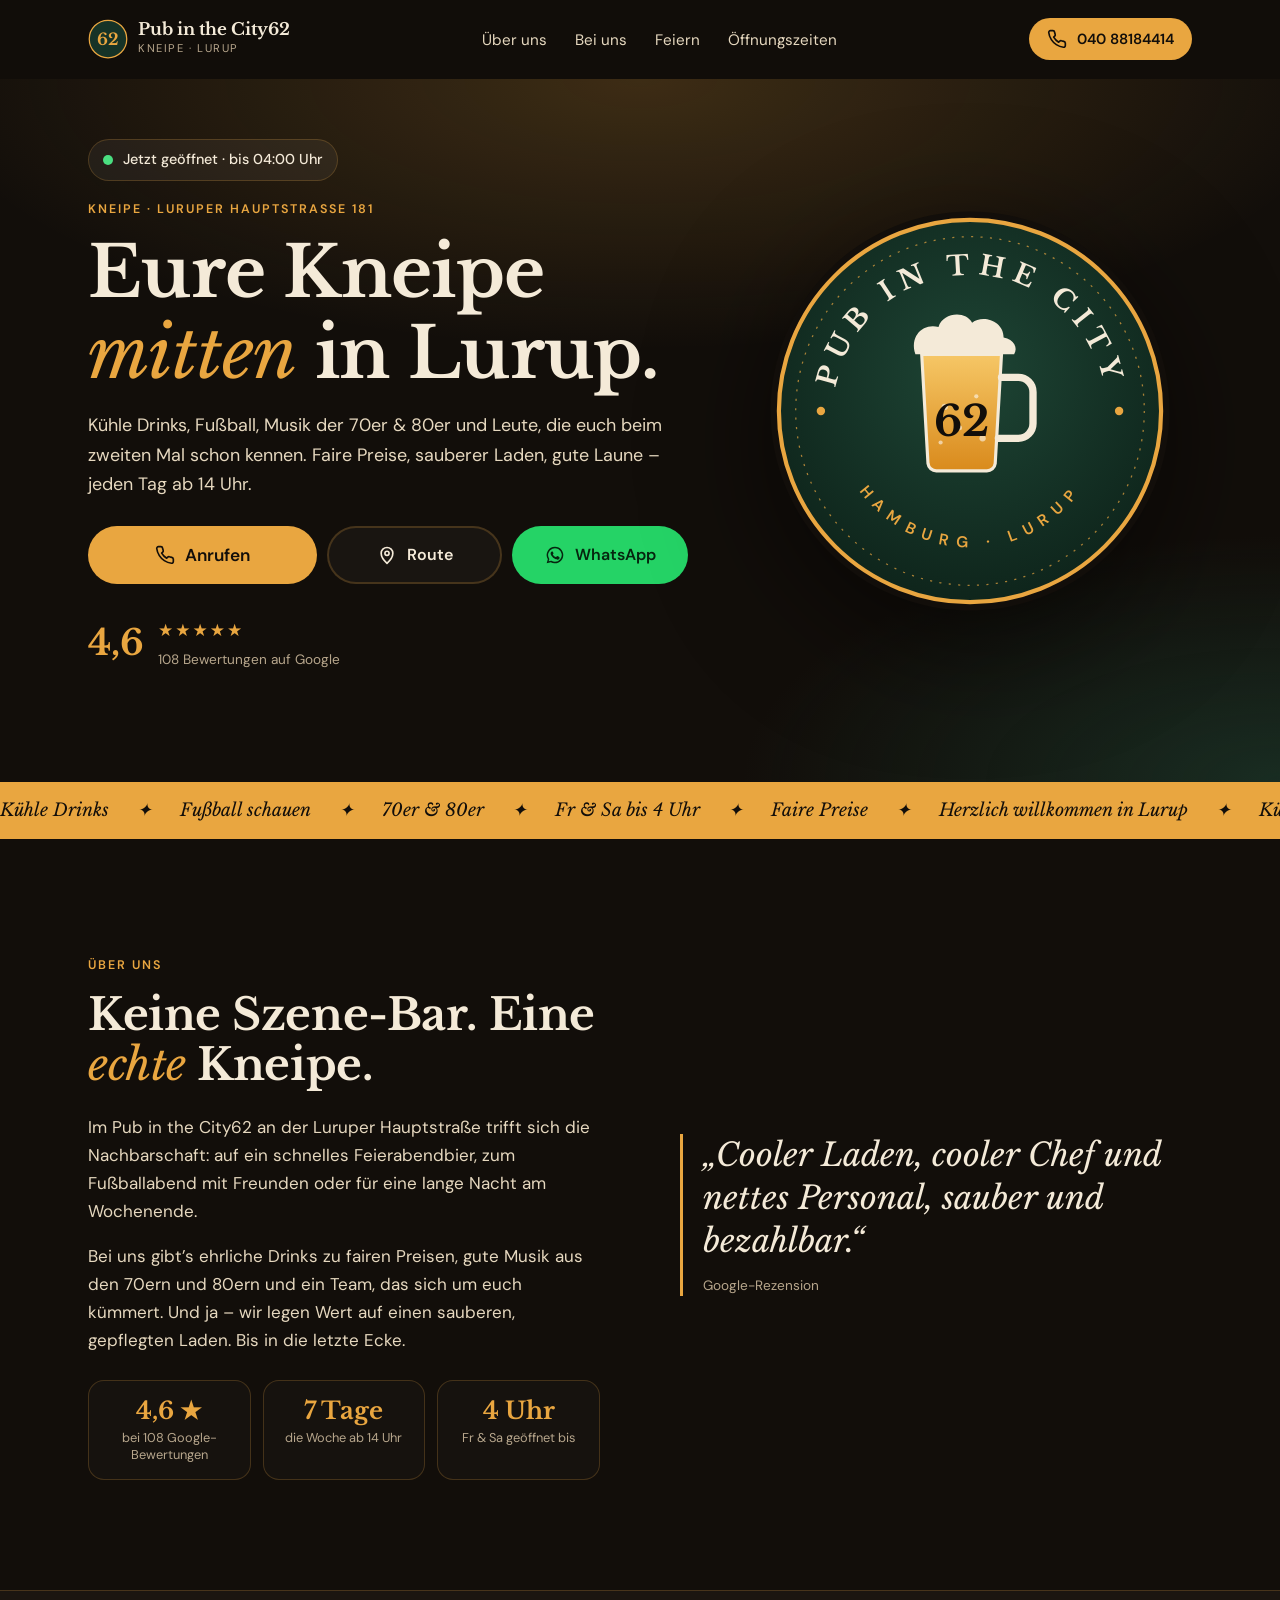
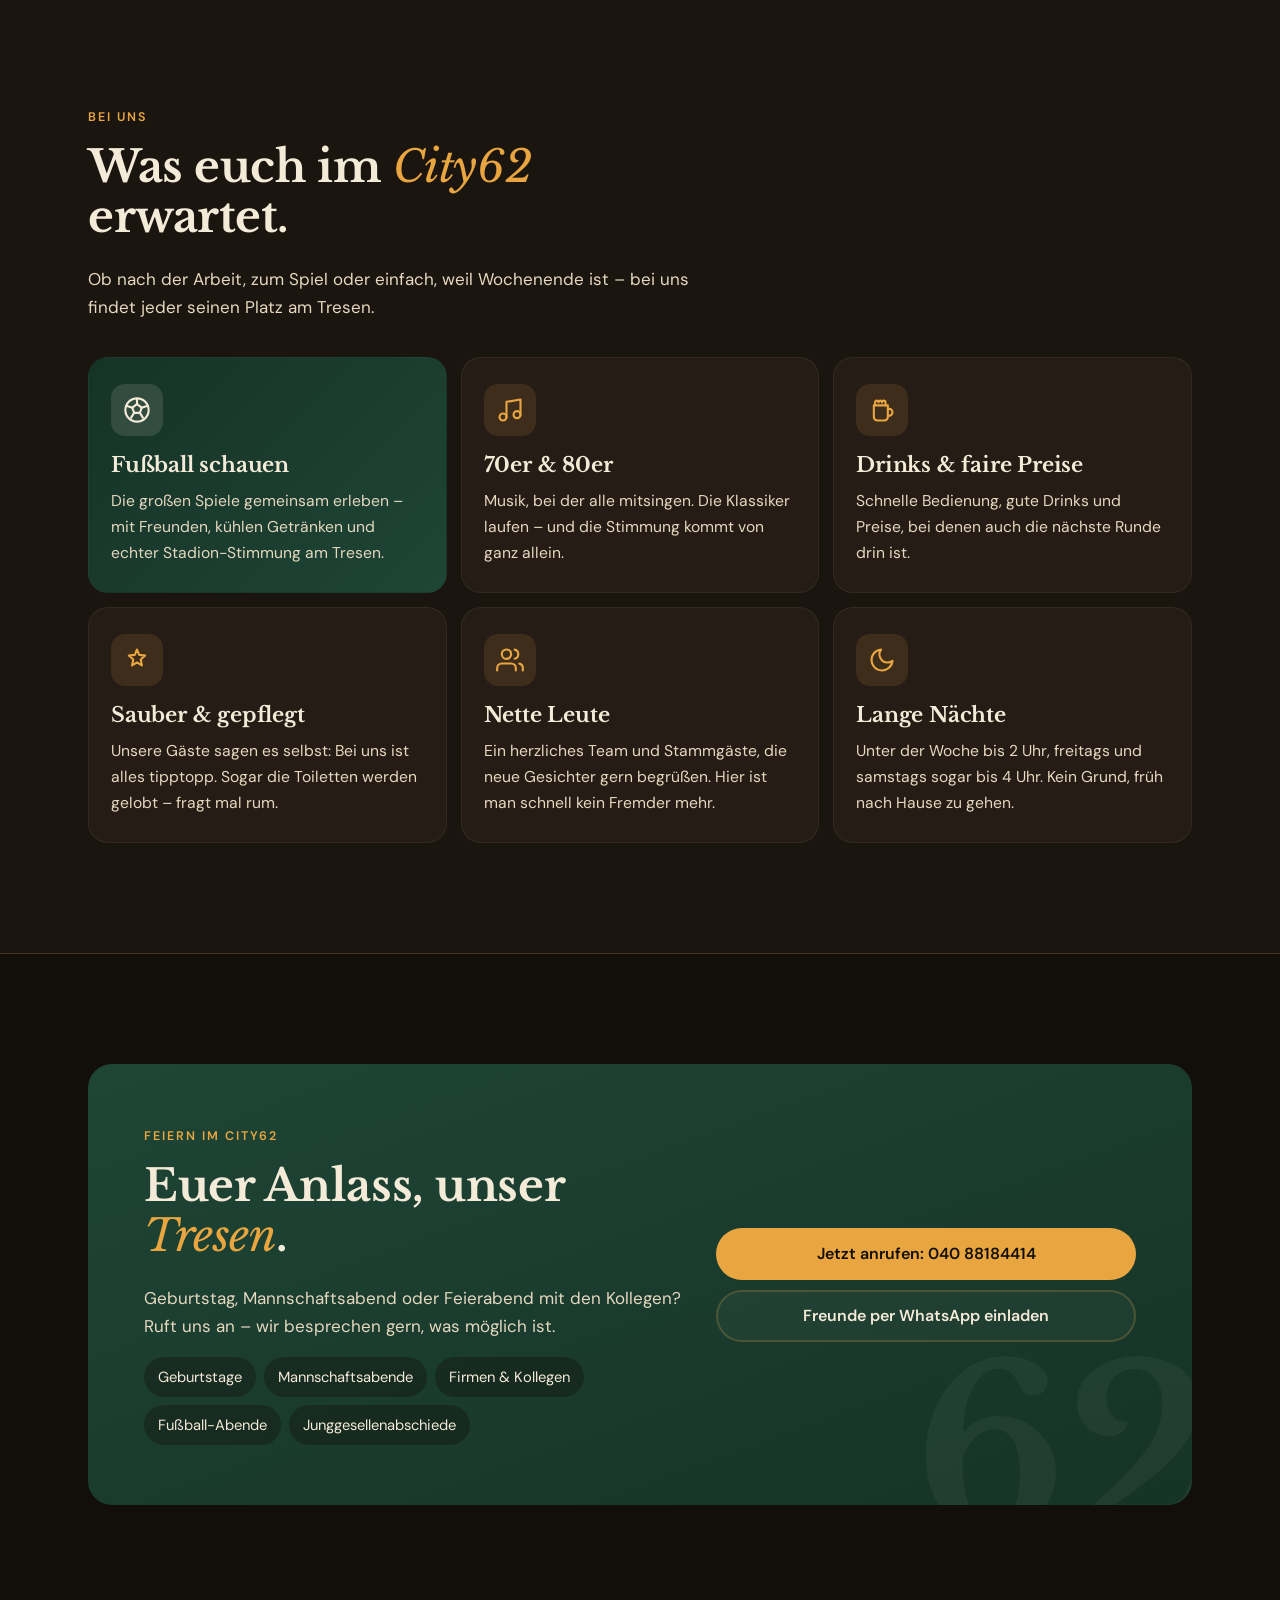
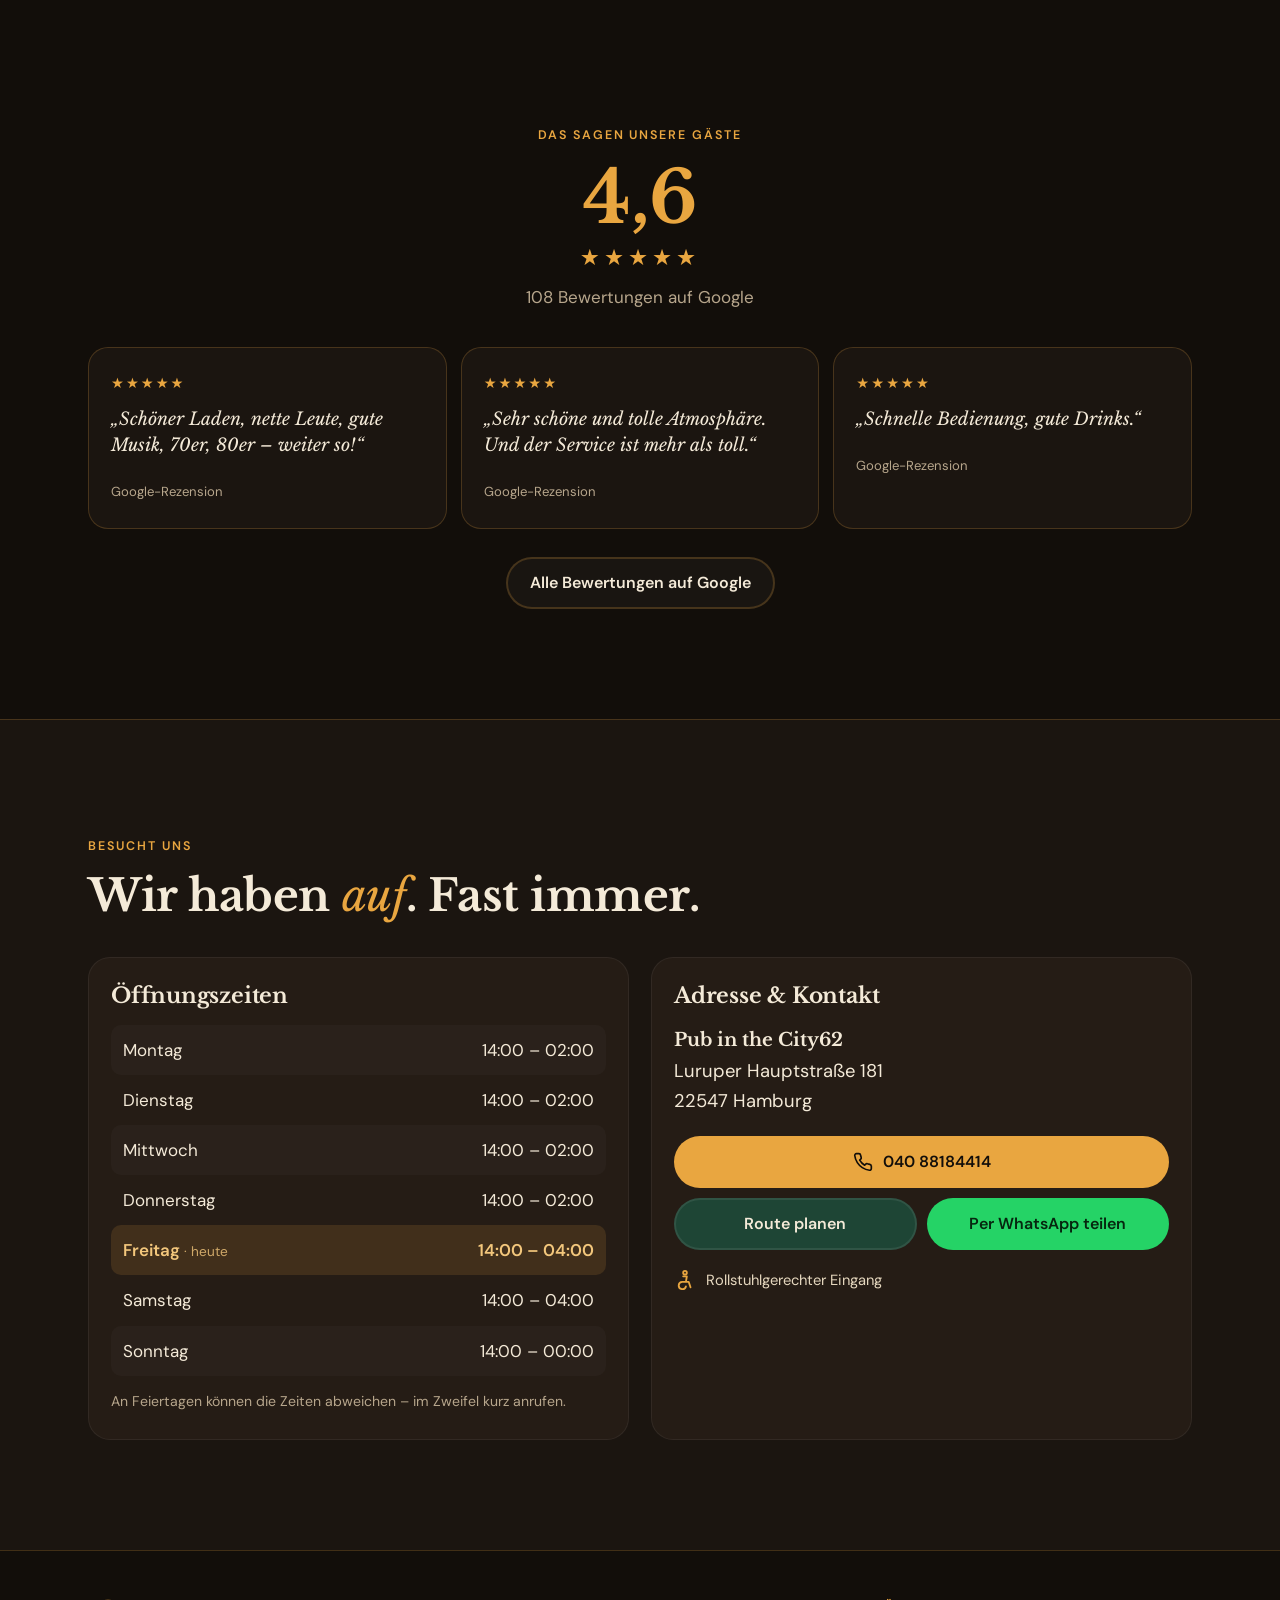
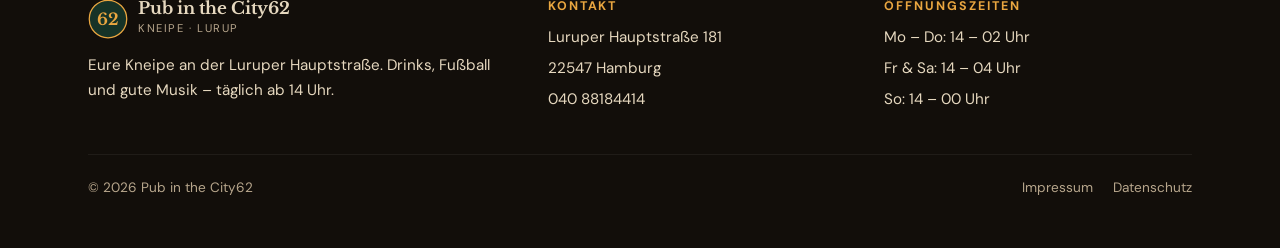
<file: index.html>
<!DOCTYPE html>
<html lang="de">
<head>
<meta charset="UTF-8">
<meta name="viewport" content="width=device-width, initial-scale=1.0, viewport-fit=cover">
<title>Pub in the City62 – Eure Kneipe in Hamburg-Lurup</title>
<meta name="description" content="Pub in the City62 an der Luruper Hauptstraße 181: kühle Drinks, Fußball, Musik der 70er &amp; 80er und faire Preise. Täglich ab 14 Uhr, am Wochenende bis 4 Uhr. 4,6 ★ bei Google.">
<meta property="og:title" content="Pub in the City62 – Kneipe in Hamburg-Lurup">
<meta property="og:description" content="Kühle Drinks, Fußball und gute Musik. Täglich ab 14 Uhr, Fr &amp; Sa bis 4 Uhr.">
<meta name="theme-color" content="#120e0a">
<link rel="icon" href="data:image/svg+xml,%3Csvg xmlns='http://www.w3.org/2000/svg' viewBox='0 0 64 64'%3E%3Crect width='64' height='64' rx='14' fill='%23163327'/%3E%3Ctext x='32' y='44' font-family='Georgia,serif' font-weight='700' font-size='30' fill='%23e9a640' text-anchor='middle'%3E62%3C/text%3E%3C/svg%3E">
<link rel="stylesheet" href="fonts/fonts.css">
<link rel="stylesheet" href="style.css">
<script type="application/ld+json">
{
  "@context":"https://schema.org","@type":"BarOrPub","name":"Pub in the City62",
  "telephone":"+49 40 88184414",
  "address":{"@type":"PostalAddress","streetAddress":"Luruper Hauptstraße 181","postalCode":"22547","addressLocality":"Hamburg","addressCountry":"DE"},
  "geo":{"@type":"GeoCoordinates","latitude":53.594001,"longitude":9.8692634},
  "openingHours":["Mo-Th 14:00-02:00","Fr-Sa 14:00-04:00","Su 14:00-24:00"],
  "aggregateRating":{"@type":"AggregateRating","ratingValue":"4.6","reviewCount":"108"}
}
</script>
</head>
<body class="no-js">
<script>document.body.classList.remove('no-js')</script>

<!-- ================= HEADER ================= -->
<header id="header">
  <div class="container nav">
    <a href="#top" class="logo" aria-label="Pub in the City62 – Startseite">
      <svg class="logo-mark" viewBox="0 0 64 64" aria-hidden="true"><circle cx="32" cy="32" r="30" fill="#163327" stroke="#e9a640" stroke-width="2"/><text x="32" y="42" font-family="Libre Baskerville,Georgia,serif" font-weight="700" font-size="26" fill="#e9a640" text-anchor="middle">62</text></svg>
      <span><b>Pub in the City62</b><small>Kneipe · Lurup</small></span>
    </a>
    <ul>
      <li><a href="#about">Über uns</a></li>
      <li><a href="#erlebnis">Bei uns</a></li>
      <li><a href="#feiern">Feiern</a></li>
      <li><a href="#besuch">Öffnungszeiten</a></li>
    </ul>
    <div class="nav-right">
      <a href="tel:+494088184414" class="btn btn-amber nav-call" aria-label="Anrufen: 040 88184414">
        <svg viewBox="0 0 24 24" fill="none" stroke="currentColor" stroke-width="2" stroke-linecap="round" stroke-linejoin="round"><path d="M22 16.9v3a2 2 0 0 1-2.2 2 19.8 19.8 0 0 1-8.6-3.1 19.5 19.5 0 0 1-6-6A19.8 19.8 0 0 1 2.1 4.2 2 2 0 0 1 4.1 2h3a2 2 0 0 1 2 1.7c.1.9.4 1.8.7 2.7a2 2 0 0 1-.5 2.1L8 9.8a16 16 0 0 0 6 6l1.3-1.3a2 2 0 0 1 2.1-.4c.9.3 1.8.6 2.7.7a2 2 0 0 1 1.7 2z"/></svg>
        <span>040 88184414</span></a>
      <button class="burger" aria-label="Menü öffnen" aria-expanded="false" aria-controls="mobileMenu" onclick="toggleMenu()"><span></span><span></span><span></span></button>
    </div>
  </div>
  <nav class="mobile-menu" id="mobileMenu">
    <a href="#about" onclick="toggleMenu()">Über uns</a>
    <a href="#erlebnis" onclick="toggleMenu()">Bei uns</a>
    <a href="#feiern" onclick="toggleMenu()">Feiern</a>
    <a href="#besuch" onclick="toggleMenu()">Öffnungszeiten &amp; Anfahrt</a>
    <a href="tel:+494088184414" class="btn btn-amber">Jetzt anrufen</a>
  </nav>
</header>

<main id="top">

<!-- ================= HERO ================= -->
<section class="hero">
  <div class="container hero-grid">
    <div>
      <div class="status" id="status" aria-live="polite"><span class="dot"></span><span id="statusText">Täglich ab 14 Uhr geöffnet</span></div>
      <span class="eyebrow" style="display:block">Kneipe · Luruper Hauptstraße 181</span>
      <h1>Eure Kneipe <em>mitten</em> in Lurup.</h1>
      <p class="lead">Kühle Drinks, Fußball, Musik der 70er &amp; 80er und Leute, die euch beim zweiten Mal schon kennen. Faire Preise, sauberer Laden, gute Laune – jeden Tag ab 14 Uhr.</p>

      <div class="quick">
        <a href="tel:+494088184414" class="btn btn-amber">
          <svg viewBox="0 0 24 24" fill="none" stroke="currentColor" stroke-width="2" stroke-linecap="round" stroke-linejoin="round"><path d="M22 16.9v3a2 2 0 0 1-2.2 2 19.8 19.8 0 0 1-8.6-3.1 19.5 19.5 0 0 1-6-6A19.8 19.8 0 0 1 2.1 4.2 2 2 0 0 1 4.1 2h3a2 2 0 0 1 2 1.7c.1.9.4 1.8.7 2.7a2 2 0 0 1-.5 2.1L8 9.8a16 16 0 0 0 6 6l1.3-1.3a2 2 0 0 1 2.1-.4c.9.3 1.8.6 2.7.7a2 2 0 0 1 1.7 2z"/></svg>
          Anrufen</a>
        <a href="https://www.google.com/maps/dir/?api=1&amp;destination=Luruper+Hauptstra%C3%9Fe+181,+22547+Hamburg" target="_blank" rel="noopener" class="btn btn-line">
          <svg viewBox="0 0 24 24" fill="none" stroke="currentColor" stroke-width="2" stroke-linecap="round" stroke-linejoin="round"><path d="M12 22s7-6.2 7-12a7 7 0 0 0-14 0c0 5.8 7 12 7 12z"/><circle cx="12" cy="10" r="2.5"/></svg>
          Route</a>
        <a href="#" class="btn btn-wa js-wa" target="_blank" rel="noopener">
          <svg viewBox="0 0 24 24" fill="currentColor"><path d="M12 2a10 10 0 0 0-8.6 15.1L2 22l5-1.3A10 10 0 1 0 12 2zm0 18.2c-1.5 0-3-.4-4.3-1.2l-.3-.2-3 .8.8-2.9-.2-.3A8.2 8.2 0 1 1 12 20.2zm4.5-6.1c-.2-.1-1.5-.7-1.7-.8s-.4-.1-.6.1-.7.8-.8 1-.3.2-.5.1a6.7 6.7 0 0 1-3.4-2.9c-.3-.4.3-.4.7-1.3.1-.2 0-.3 0-.4l-.8-1.8c-.2-.5-.4-.4-.6-.4h-.5a1 1 0 0 0-.7.3 3 3 0 0 0-.9 2.2 5.1 5.1 0 0 0 1.1 2.7 11.7 11.7 0 0 0 4.5 4c1.7.7 2.3.8 3.2.7a2.7 2.7 0 0 0 1.8-1.3 2.2 2.2 0 0 0 .2-1.3c-.1-.1-.3-.2-.5-.3z"/></svg>
          WhatsApp</a>
      </div>

      <a class="rating" href="https://www.google.com/maps/place/Pub+in+the+City62/@53.594001,9.8692634,17z/data=!4m6!3m5!1s0x47b187171147a56f:0x88223eb94fdca549!8m2!3d53.594001!4d9.8692634!16s%2Fg%2F11j4mt3hzx" target="_blank" rel="noopener">
        <span class="score">4,6</span>
        <span><span class="stars">★★★★★</span><br><span class="sub">108 Bewertungen auf Google</span></span>
      </a>
    </div>

    <div class="hero-visual" aria-hidden="true">
      <!-- Kneipenschild als Illustration -->
      <svg class="sign" viewBox="0 0 400 400">
        <defs>
          <path id="arcTop" d="M 70 200 A 130 130 0 0 1 330 200"/>
          <path id="arcBot" d="M 82 200 A 118 118 0 0 0 318 200"/>
          <radialGradient id="bg" cx="50%" cy="40%" r="65%"><stop offset="0" stop-color="#1e4535"/><stop offset="1" stop-color="#0d2219"/></radialGradient>
          <linearGradient id="beer" x1="0" y1="0" x2="0" y2="1"><stop offset="0" stop-color="#f6c766"/><stop offset="1" stop-color="#d98a1c"/></linearGradient>
        </defs>
        <circle cx="200" cy="200" r="190" fill="#120e0a"/>
        <circle cx="200" cy="200" r="182" fill="url(#bg)" stroke="#e9a640" stroke-width="4"/>
        <circle cx="200" cy="200" r="166" fill="none" stroke="#e9a640" stroke-width="1.2" stroke-dasharray="2 7" opacity=".7"/>
        <text font-family="Libre Baskerville,Georgia,serif" font-weight="700" font-size="26" letter-spacing="7" fill="#f4ead8"><textPath href="#arcTop" startOffset="50%" text-anchor="middle">PUB IN THE CITY</textPath></text>
        <text font-family="DM Sans,sans-serif" font-weight="600" font-size="15" letter-spacing="6" fill="#e9a640" dy="12"><textPath href="#arcBot" startOffset="50%" text-anchor="middle">HAMBURG · LURUP</textPath></text>
        <!-- Bierglas -->
        <g transform="translate(200 186)">
          <path d="M-46 -40 h76 l-6 104 a8 8 0 0 1 -8 7 h-48 a8 8 0 0 1 -8 -7 z" fill="url(#beer)" stroke="#f4ead8" stroke-width="3"/>
          <path d="M30 -18 h16 a14 14 0 0 1 14 14 v30 a14 14 0 0 1 -14 14 h-19" fill="none" stroke="#f4ead8" stroke-width="7" stroke-linecap="round"/>
          <path d="M-52 -40 c-6-18 8-30 22-26 c4-14 26-16 32-4 c10-8 30-2 30 14 c10 2 14 10 10 16 z" fill="#f4ead8"/>
          <g fill="#fff" opacity=".55"><circle cx="-24" cy="10" r="3"/><circle cx="-10" cy="30" r="2.4"/><circle cx="6" cy="0" r="2"/><circle cx="12" cy="40" r="3"/><circle cx="-28" cy="44" r="2"/></g>
          <text class="glow" x="-8" y="38" font-family="Libre Baskerville,Georgia,serif" font-weight="700" font-size="40" fill="#120e0a" text-anchor="middle">62</text>
        </g>
        <g fill="#e9a640"><circle cx="58" cy="200" r="4"/><circle cx="342" cy="200" r="4"/></g>
      </svg>
    </div>
  </div>
</section>

<!-- ================= BAND ================= -->
<div class="band" aria-hidden="true">
  <div class="band-track">
    <span>Kühle Drinks</span><span>✦</span><span>Fußball schauen</span><span>✦</span><span>70er &amp; 80er</span><span>✦</span><span>Fr &amp; Sa bis 4 Uhr</span><span>✦</span><span>Faire Preise</span><span>✦</span><span>Herzlich willkommen in Lurup</span><span>✦</span>
    <span>Kühle Drinks</span><span>✦</span><span>Fußball schauen</span><span>✦</span><span>70er &amp; 80er</span><span>✦</span><span>Fr &amp; Sa bis 4 Uhr</span><span>✦</span><span>Faire Preise</span><span>✦</span><span>Herzlich willkommen in Lurup</span><span>✦</span>
  </div>
</div>

<!-- ================= ABOUT ================= -->
<section class="section" id="about">
  <div class="container about-grid">
    <div class="about-text reveal">
      <span class="eyebrow">Über uns</span>
      <h2>Keine Szene-Bar. Eine <em>echte</em> Kneipe.</h2>
      <p>Im Pub in the City62 an der Luruper Hauptstraße trifft sich die Nachbarschaft: auf ein schnelles Feierabendbier, zum Fußballabend mit Freunden oder für eine lange Nacht am Wochenende.</p>
      <p>Bei uns gibt’s ehrliche Drinks zu fairen Preisen, gute Musik aus den 70ern und 80ern und ein Team, das sich um euch kümmert. Und ja – wir legen Wert auf einen sauberen, gepflegten Laden. Bis in die letzte Ecke.</p>
      <div class="facts">
        <div><strong>4,6 ★</strong><span>bei 108 Google-Bewertungen</span></div>
        <div><strong>7 Tage</strong><span>die Woche ab 14 Uhr</span></div>
        <div><strong>4 Uhr</strong><span>Fr &amp; Sa geöffnet bis</span></div>
      </div>
    </div>
    <blockquote class="quote-big reveal">
      „Cooler Laden, cooler Chef und nettes Personal, sauber und bezahlbar.“
      <cite>Google-Rezension</cite>
    </blockquote>
  </div>
</section>

<!-- ================= ERLEBNIS ================= -->
<section class="section features" id="erlebnis">
  <div class="container">
    <div class="section-head reveal">
      <span class="eyebrow">Bei uns</span>
      <h2>Was euch im <em>City62</em> erwartet.</h2>
      <p>Ob nach der Arbeit, zum Spiel oder einfach, weil Wochenende ist – bei uns findet jeder seinen Platz am Tresen.</p>
    </div>
    <div class="cards">
      <article class="card wide reveal">
        <div class="ico"><svg viewBox="0 0 24 24" fill="none" stroke="currentColor" stroke-width="1.8" stroke-linecap="round" stroke-linejoin="round"><circle cx="12" cy="12" r="10"/><path d="M12 7l4 3-1.5 4.5h-5L8 10z"/><path d="M12 7V2.5M16 10l4.5-1.5M14.5 14.5l2.5 4M9.5 14.5 7 18.5M8 10 3.5 8.5"/></svg></div>
        <h3>Fußball schauen</h3>
        <p>Die großen Spiele gemeinsam erleben – mit Freunden, kühlen Getränken und echter Stadion-Stimmung am Tresen.</p>
      </article>
      <article class="card reveal">
        <div class="ico"><svg viewBox="0 0 24 24" fill="none" stroke="currentColor" stroke-width="1.8" stroke-linecap="round" stroke-linejoin="round"><path d="M9 18V5l12-2v13"/><circle cx="6" cy="18" r="3"/><circle cx="18" cy="16" r="3"/></svg></div>
        <h3>70er &amp; 80er</h3>
        <p>Musik, bei der alle mitsingen. Die Klassiker laufen – und die Stimmung kommt von ganz allein.</p>
      </article>
      <article class="card reveal">
        <div class="ico"><svg viewBox="0 0 24 24" fill="none" stroke="currentColor" stroke-width="1.8" stroke-linecap="round" stroke-linejoin="round"><path d="M17 11h1a3 3 0 0 1 0 6h-1"/><path d="M5 8h12v10a3 3 0 0 1-3 3H8a3 3 0 0 1-3-3z"/><path d="M6 8V5.5a1.5 1.5 0 0 1 3 0 1.5 1.5 0 0 1 3 0 1.5 1.5 0 0 1 3 0V8"/></svg></div>
        <h3>Drinks &amp; faire Preise</h3>
        <p>Schnelle Bedienung, gute Drinks und Preise, bei denen auch die nächste Runde drin ist.</p>
      </article>
      <article class="card reveal">
        <div class="ico"><svg viewBox="0 0 24 24" fill="none" stroke="currentColor" stroke-width="1.8" stroke-linecap="round" stroke-linejoin="round"><path d="M12 3l1.9 4.6L19 8.2l-3.8 3.4 1 5L12 14.1 7.8 16.6l1-5L5 8.2l5.1-.6z"/></svg></div>
        <h3>Sauber &amp; gepflegt</h3>
        <p>Unsere Gäste sagen es selbst: Bei uns ist alles tipptopp. Sogar die Toiletten werden gelobt – fragt mal rum.</p>
      </article>
      <article class="card reveal">
        <div class="ico"><svg viewBox="0 0 24 24" fill="none" stroke="currentColor" stroke-width="1.8" stroke-linecap="round" stroke-linejoin="round"><path d="M17 21v-2a4 4 0 0 0-4-4H5a4 4 0 0 0-4 4v2"/><circle cx="9" cy="7" r="4"/><path d="M23 21v-2a4 4 0 0 0-3-3.9M16 3.1a4 4 0 0 1 0 7.8"/></svg></div>
        <h3>Nette Leute</h3>
        <p>Ein herzliches Team und Stammgäste, die neue Gesichter gern begrüßen. Hier ist man schnell kein Fremder mehr.</p>
      </article>
      <article class="card reveal">
        <div class="ico"><svg viewBox="0 0 24 24" fill="none" stroke="currentColor" stroke-width="1.8" stroke-linecap="round" stroke-linejoin="round"><path d="M21 12.8A9 9 0 1 1 11.2 3a7 7 0 0 0 9.8 9.8z"/></svg></div>
        <h3>Lange Nächte</h3>
        <p>Unter der Woche bis 2 Uhr, freitags und samstags sogar bis 4 Uhr. Kein Grund, früh nach Hause zu gehen.</p>
      </article>
    </div>
  </div>
</section>

<!-- ================= FEIERN ================= -->
<section class="section" id="feiern">
  <div class="container">
    <div class="party-box reveal">
      <div>
        <span class="eyebrow">Feiern im City62</span>
        <h2>Euer Anlass, unser <em>Tresen</em>.</h2>
        <p>Geburtstag, Mannschaftsabend oder Feierabend mit den Kollegen? Ruft uns an – wir besprechen gern, was möglich ist.</p>
        <ul class="occasions">
          <li>Geburtstage</li><li>Mannschaftsabende</li><li>Firmen &amp; Kollegen</li><li>Fußball-Abende</li><li>Junggesellenabschiede</li>
        </ul>
      </div>
      <div class="party-actions">
        <a href="tel:+494088184414" class="btn btn-amber">Jetzt anrufen: 040 88184414</a>
        <a href="#" class="btn btn-line js-wa" target="_blank" rel="noopener">Freunde per WhatsApp einladen</a>
      </div>
    </div>
  </div>
</section>

<!-- ================= REVIEWS ================= -->
<section class="section reviews" id="bewertungen">
  <div class="container">
    <span class="eyebrow center">Das sagen unsere Gäste</span>
    <div class="big" style="margin-top:16px">4,6</div>
    <div class="stars" aria-label="4,6 von 5 Sternen">★★★★★</div>
    <p class="count">108 Bewertungen auf Google</p>
    <div class="quotes">
      <div class="quote-card reveal"><span class="s">★★★★★</span><p>„Schöner Laden, nette Leute, gute Musik, 70er, 80er – weiter so!“</p><span>Google-Rezension</span></div>
      <div class="quote-card reveal"><span class="s">★★★★★</span><p>„Sehr schöne und tolle Atmosphäre. Und der Service ist mehr als toll.“</p><span>Google-Rezension</span></div>
      <div class="quote-card reveal"><span class="s">★★★★★</span><p>„Schnelle Bedienung, gute Drinks.“</p><span>Google-Rezension</span></div>
    </div>
    <a href="https://www.google.com/maps/place/Pub+in+the+City62/@53.594001,9.8692634,17z/data=!4m6!3m5!1s0x47b187171147a56f:0x88223eb94fdca549!8m2!3d53.594001!4d9.8692634!16s%2Fg%2F11j4mt3hzx" target="_blank" rel="noopener" class="btn btn-line">Alle Bewertungen auf Google</a>
  </div>
</section>

<!-- ================= BESUCH ================= -->
<section class="section visit" id="besuch">
  <div class="container">
    <div class="section-head reveal">
      <span class="eyebrow">Besucht uns</span>
      <h2>Wir haben <em>auf</em>. Fast immer.</h2>
    </div>
    <div class="visit-grid">
      <div class="panel reveal">
        <h3>Öffnungszeiten</h3>
        <ul class="hours" id="hours">
          <li data-day="1"><span>Montag</span><span>14:00 – 02:00</span></li>
          <li data-day="2"><span>Dienstag</span><span>14:00 – 02:00</span></li>
          <li data-day="3"><span>Mittwoch</span><span>14:00 – 02:00</span></li>
          <li data-day="4"><span>Donnerstag</span><span>14:00 – 02:00</span></li>
          <li data-day="5"><span>Freitag</span><span>14:00 – 04:00</span></li>
          <li data-day="6"><span>Samstag</span><span>14:00 – 04:00</span></li>
          <li data-day="0"><span>Sonntag</span><span>14:00 – 00:00</span></li>
        </ul>
        <p class="hours-note">An Feiertagen können die Zeiten abweichen – im Zweifel kurz anrufen.</p>
      </div>
      <div class="panel reveal">
        <h3>Adresse &amp; Kontakt</h3>
        <p class="addr"><strong>Pub in the City62</strong><br>Luruper Hauptstraße 181<br>22547 Hamburg</p>
        <div class="contact-actions">
          <a href="tel:+494088184414" class="btn btn-amber">
            <svg viewBox="0 0 24 24" fill="none" stroke="currentColor" stroke-width="2" stroke-linecap="round" stroke-linejoin="round"><path d="M22 16.9v3a2 2 0 0 1-2.2 2 19.8 19.8 0 0 1-8.6-3.1 19.5 19.5 0 0 1-6-6A19.8 19.8 0 0 1 2.1 4.2 2 2 0 0 1 4.1 2h3a2 2 0 0 1 2 1.7c.1.9.4 1.8.7 2.7a2 2 0 0 1-.5 2.1L8 9.8a16 16 0 0 0 6 6l1.3-1.3a2 2 0 0 1 2.1-.4c.9.3 1.8.6 2.7.7a2 2 0 0 1 1.7 2z"/></svg>
            040 88184414</a>
          <a href="https://www.google.com/maps/dir/?api=1&amp;destination=Luruper+Hauptstra%C3%9Fe+181,+22547+Hamburg" target="_blank" rel="noopener" class="btn btn-green">Route planen</a>
          <a href="#" class="btn btn-wa js-wa" target="_blank" rel="noopener">Per WhatsApp teilen</a>
        </div>
        <p class="access"><svg viewBox="0 0 24 24" fill="none" stroke="currentColor" stroke-width="2" stroke-linecap="round" stroke-linejoin="round"><circle cx="12" cy="4" r="2"/><path d="M10 8h4l-1 6h3l2 6M13 14H9a4 4 0 1 0 4 5"/></svg>Rollstuhlgerechter Eingang</p>
      </div>
    </div>
  </div>
</section>

</main>

<!-- ================= FOOTER ================= -->
<footer>
  <div class="container">
    <div class="foot-grid">
      <div>
        <a href="#top" class="logo">
          <svg class="logo-mark" viewBox="0 0 64 64" aria-hidden="true"><circle cx="32" cy="32" r="30" fill="#163327" stroke="#e9a640" stroke-width="2"/><text x="32" y="42" font-family="Libre Baskerville,Georgia,serif" font-weight="700" font-size="26" fill="#e9a640" text-anchor="middle">62</text></svg>
          <span><b>Pub in the City62</b><small>Kneipe · Lurup</small></span>
        </a>
        <p style="margin-top:14px">Eure Kneipe an der Luruper Hauptstraße. Drinks, Fußball und gute Musik – täglich ab 14 Uhr.</p>
      </div>
      <div>
        <h4>Kontakt</h4>
        <ul>
          <li>Luruper Hauptstraße 181</li>
          <li>22547 Hamburg</li>
          <li><a href="tel:+494088184414">040 88184414</a></li>
        </ul>
      </div>
      <div>
        <h4>Öffnungszeiten</h4>
        <ul>
          <li>Mo – Do: 14 – 02 Uhr</li>
          <li>Fr &amp; Sa: 14 – 04 Uhr</li>
          <li>So: 14 – 00 Uhr</li>
        </ul>
      </div>
    </div>
    <div class="foot-bottom">
      <span>© <span id="year">2026</span> Pub in the City62</span>
      <nav>
        <a href="impressum.html">Impressum</a>
        <a href="datenschutz.html">Datenschutz</a>
      </nav>
    </div>
  </div>
</footer>

<!-- Mobile Aktionsleiste -->
<div class="sticky-cta" id="stickyCta">
  <a href="tel:+494088184414" class="btn btn-amber"><svg viewBox="0 0 24 24" fill="none" stroke="currentColor" stroke-width="2" stroke-linecap="round" stroke-linejoin="round"><path d="M22 16.9v3a2 2 0 0 1-2.2 2 19.8 19.8 0 0 1-8.6-3.1 19.5 19.5 0 0 1-6-6A19.8 19.8 0 0 1 2.1 4.2 2 2 0 0 1 4.1 2h3a2 2 0 0 1 2 1.7c.1.9.4 1.8.7 2.7a2 2 0 0 1-.5 2.1L8 9.8a16 16 0 0 0 6 6l1.3-1.3a2 2 0 0 1 2.1-.4c.9.3 1.8.6 2.7.7a2 2 0 0 1 1.7 2z"/></svg>Anrufen</a>
  <a href="https://www.google.com/maps/dir/?api=1&amp;destination=Luruper+Hauptstra%C3%9Fe+181,+22547+Hamburg" target="_blank" rel="noopener" class="btn btn-line"><svg viewBox="0 0 24 24" fill="none" stroke="currentColor" stroke-width="2" stroke-linecap="round" stroke-linejoin="round"><path d="M12 22s7-6.2 7-12a7 7 0 0 0-14 0c0 5.8 7 12 7 12z"/><circle cx="12" cy="10" r="2.5"/></svg>Route</a>
  <a href="#" class="btn btn-wa js-wa" target="_blank" rel="noopener"><svg viewBox="0 0 24 24" fill="currentColor"><path d="M12 2a10 10 0 0 0-8.6 15.1L2 22l5-1.3A10 10 0 1 0 12 2zm0 18.2c-1.5 0-3-.4-4.3-1.2l-.3-.2-3 .8.8-2.9-.2-.3A8.2 8.2 0 1 1 12 20.2z"/></svg>WhatsApp</a>
</div>

<script>
  document.getElementById('year').textContent = new Date().getFullYear();

  const header = document.getElementById('header');
  const sticky = document.getElementById('stickyCta');
  const onScrollUi = () => {
    header.classList.toggle('scrolled', window.scrollY > 20);
    sticky.classList.toggle('show', window.scrollY > 420);
  };
  window.addEventListener('scroll', onScrollUi, { passive: true });
  onScrollUi();

  function toggleMenu(){
    const m = document.getElementById('mobileMenu');
    const b = document.querySelector('.burger');
    const open = m.classList.toggle('open');
    b.setAttribute('aria-expanded', open);
    document.body.style.overflow = open ? 'hidden' : '';
  }

  // WhatsApp: Pub mit Freunden teilen (die Kneipe hat nur Festnetz)
  const waText = 'Lust auf ein Bier? 🍺 Lass uns ins Pub in the City62 gehen – Luruper Hauptstraße 181, Hamburg. ' + location.href.split('#')[0];
  document.querySelectorAll('.js-wa').forEach(a => a.href = 'https://wa.me/?text=' + encodeURIComponent(waText));

  // Öffnungszeiten: [öffnet, schließt] in Stunden; > 24 = nach Mitternacht. Index = getDay() (0 = Sonntag)
  const HOURS = [[14,24],[14,26],[14,26],[14,26],[14,26],[14,28],[14,28]];
  const fmt = h => String(h % 24).padStart(2,'0') + ':00';
  function updateStatus(){
    const now = new Date();
    const day = now.getDay();
    const h = now.getHours() + now.getMinutes() / 60;
    const yest = HOURS[(day + 6) % 7];
    const today = HOURS[day];
    let open = false, closeAt = null;
    if (yest[1] > 24 && h < yest[1] - 24) { open = true; closeAt = yest[1]; }
    else if (h >= today[0] && h < today[1]) { open = true; closeAt = today[1]; }

    const el = document.getElementById('status');
    const txt = document.getElementById('statusText');
    el.classList.toggle('open', open);
    el.classList.toggle('closed', !open);
    if (open) txt.textContent = 'Jetzt geöffnet · bis ' + fmt(closeAt) + ' Uhr';
    else txt.textContent = 'Gerade geschlossen · öffnet ' + (h < today[0] ? 'heute' : 'morgen') + ' um ' + fmt(h < today[0] ? today[0] : HOURS[(day + 1) % 7][0]) + ' Uhr';

    // "Heute" in der Tabelle markieren (nach Mitternacht zählt noch der Vortag)
    const activeDay = (yest[1] > 24 && h < yest[1] - 24) || h < 5 ? (day + 6) % 7 : day;
    document.querySelectorAll('#hours li').forEach(li => li.classList.toggle('today', +li.dataset.day === activeDay));
  }
  updateStatus();
  setInterval(updateStatus, 60000);

  // Scroll-Reveal – Inhalte sind auch ohne JS sichtbar, die Animation ist nur Bonus.
  const revealEls = [...document.querySelectorAll('.reveal')];
  let ticking = false;
  function revealCheck(){
    ticking = false;
    const limit = window.innerHeight - 40;
    for (const el of revealEls) {
      if (!el.classList.contains('in') && el.getBoundingClientRect().top < limit) el.classList.add('in');
    }
  }
  window.addEventListener('scroll', () => { if (!ticking) { ticking = true; requestAnimationFrame(revealCheck); } }, { passive: true });
  window.addEventListener('resize', revealCheck);
  window.addEventListener('load', revealCheck);
  revealCheck();
  setTimeout(() => revealEls.forEach(el => el.classList.add('in')), 4000);
</script>
</body>
</html>
</file>
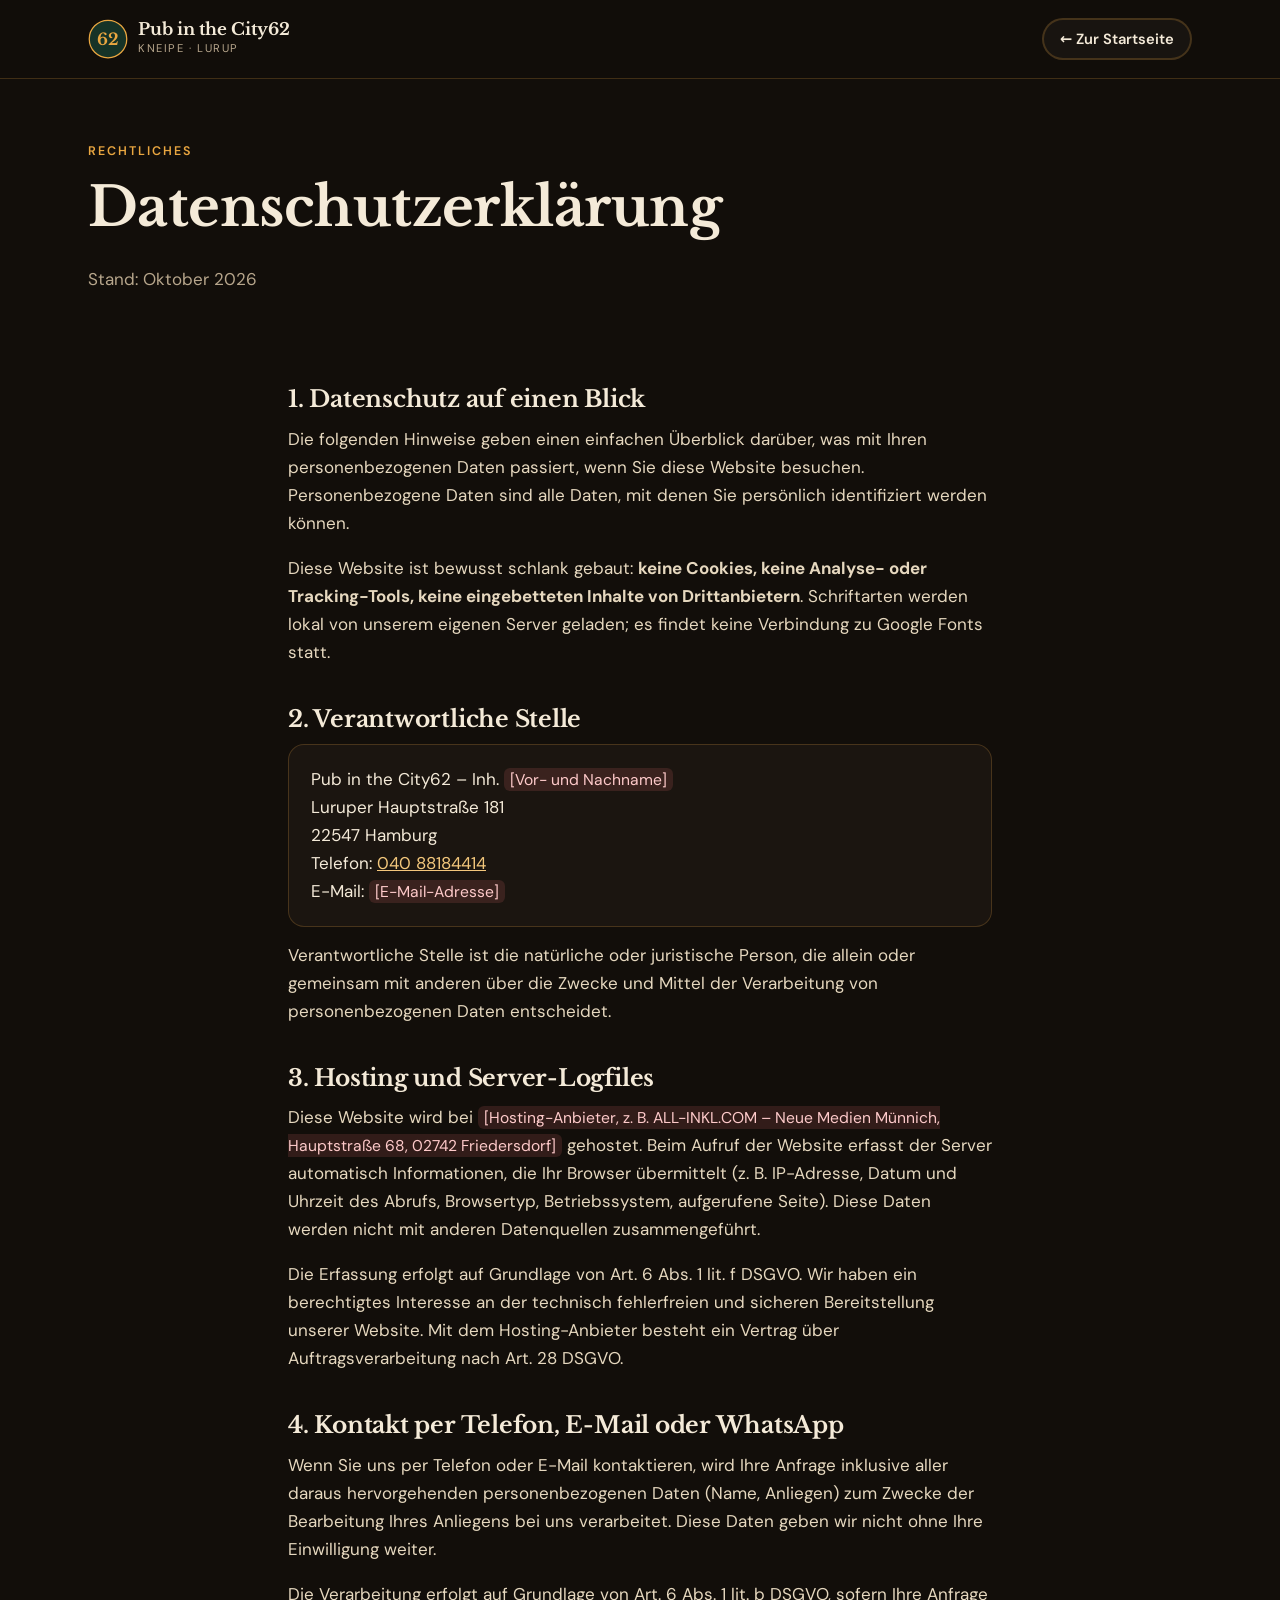
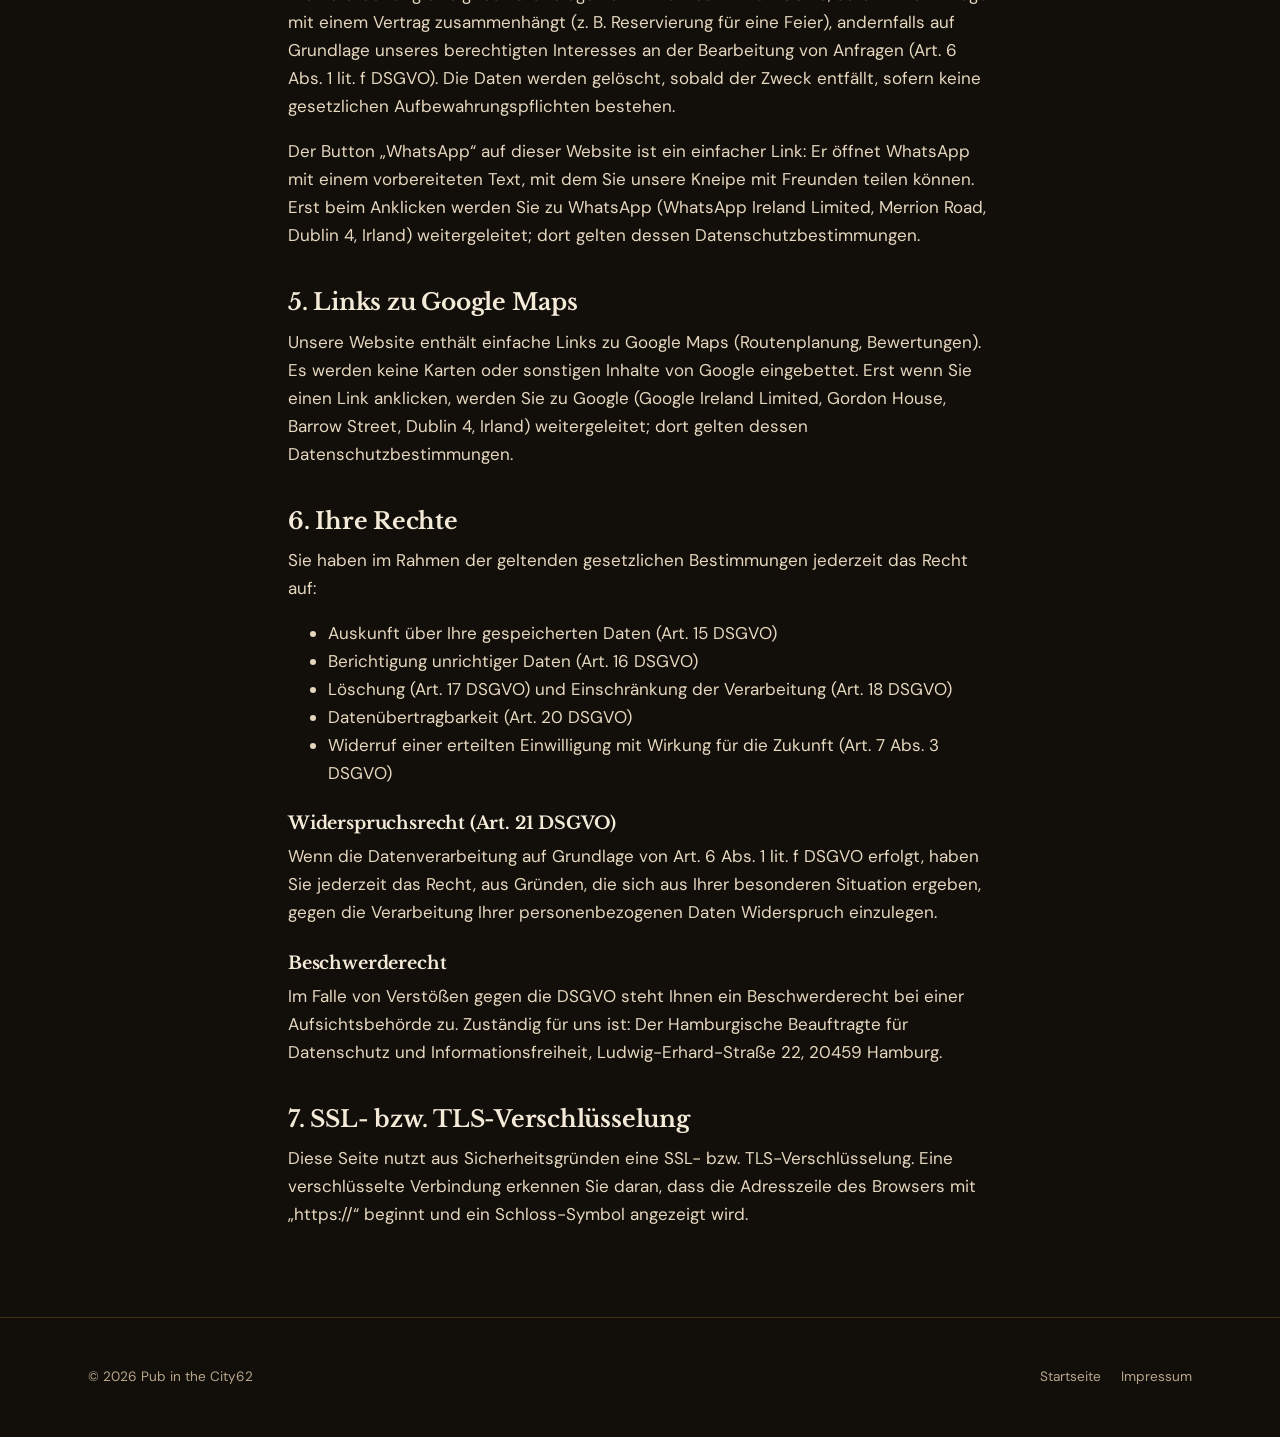
<file: datenschutz.html>
<!DOCTYPE html>
<html lang="de">
<head>
<meta charset="UTF-8">
<meta name="viewport" content="width=device-width, initial-scale=1.0">
<title>Datenschutz – Pub in the City62</title>
<meta name="robots" content="noindex, follow">
<meta name="theme-color" content="#120e0a">
<link rel="icon" href="data:image/svg+xml,%3Csvg xmlns='http://www.w3.org/2000/svg' viewBox='0 0 64 64'%3E%3Crect width='64' height='64' rx='14' fill='%23163327'/%3E%3Ctext x='32' y='44' font-family='Georgia,serif' font-weight='700' font-size='30' fill='%23e9a640' text-anchor='middle'%3E62%3C/text%3E%3C/svg%3E">
<link rel="stylesheet" href="fonts/fonts.css">
<link rel="stylesheet" href="style.css">
</head>
<body>
<header id="header" class="scrolled">
  <div class="container nav">
    <a href="index.html" class="logo" aria-label="Pub in the City62 – Startseite">
      <svg class="logo-mark" viewBox="0 0 64 64" aria-hidden="true"><circle cx="32" cy="32" r="30" fill="#163327" stroke="#e9a640" stroke-width="2"/><text x="32" y="42" font-family="Libre Baskerville,Georgia,serif" font-weight="700" font-size="26" fill="#e9a640" text-anchor="middle">62</text></svg>
      <span><b>Pub in the City62</b><small>Kneipe · Lurup</small></span>
    </a>
    <a href="index.html" class="btn btn-line nav-call">← Zur Startseite</a>
  </div>
</header>

<main>
  <section class="legal-hero">
    <div class="container">
      <span class="eyebrow">Rechtliches</span>
      <h1>Datenschutz­erklärung</h1>
      <p>Stand: Oktober 2026</p>
    </div>
  </section>

  <section class="legal">
    <div class="container legal-body">
      <h2>1. Datenschutz auf einen Blick</h2>
      <p>Die folgenden Hinweise geben einen einfachen Überblick darüber, was mit Ihren personenbezogenen Daten passiert, wenn Sie diese Website besuchen. Personenbezogene Daten sind alle Daten, mit denen Sie persönlich identifiziert werden können.</p>
      <p>Diese Website ist bewusst schlank gebaut: <strong>keine Cookies, keine Analyse- oder Tracking-Tools, keine eingebetteten Inhalte von Drittanbietern</strong>. Schriftarten werden lokal von unserem eigenen Server geladen; es findet keine Verbindung zu Google Fonts statt.</p>

      <h2>2. Verantwortliche Stelle</h2>
      <div class="box">
        Pub in the City62 – Inh. <span class="todo">[Vor- und Nachname]</span><br>
        Luruper Hauptstraße 181<br>
        22547 Hamburg<br>
        Telefon: <a href="tel:+494088184414">040 88184414</a><br>
        E-Mail: <span class="todo">[E-Mail-Adresse]</span>
      </div>
      <p>Verantwortliche Stelle ist die natürliche oder juristische Person, die allein oder gemeinsam mit anderen über die Zwecke und Mittel der Verarbeitung von personenbezogenen Daten entscheidet.</p>

      <h2>3. Hosting und Server-Logfiles</h2>
      <p>Diese Website wird bei <span class="todo">[Hosting-Anbieter, z. B. ALL-INKL.COM – Neue Medien Münnich, Hauptstraße 68, 02742 Friedersdorf]</span> gehostet. Beim Aufruf der Website erfasst der Server automatisch Informationen, die Ihr Browser übermittelt (z. B. IP-Adresse, Datum und Uhrzeit des Abrufs, Browsertyp, Betriebssystem, aufgerufene Seite). Diese Daten werden nicht mit anderen Datenquellen zusammengeführt.</p>
      <p>Die Erfassung erfolgt auf Grundlage von Art. 6 Abs. 1 lit. f DSGVO. Wir haben ein berechtigtes Interesse an der technisch fehlerfreien und sicheren Bereitstellung unserer Website. Mit dem Hosting-Anbieter besteht ein Vertrag über Auftragsverarbeitung nach Art. 28 DSGVO.</p>

      <h2>4. Kontakt per Telefon, E-Mail oder WhatsApp</h2>
      <p>Wenn Sie uns per Telefon oder E-Mail kontaktieren, wird Ihre Anfrage inklusive aller daraus hervorgehenden personenbezogenen Daten (Name, Anliegen) zum Zwecke der Bearbeitung Ihres Anliegens bei uns verarbeitet. Diese Daten geben wir nicht ohne Ihre Einwilligung weiter.</p>
      <p>Die Verarbeitung erfolgt auf Grundlage von Art. 6 Abs. 1 lit. b DSGVO, sofern Ihre Anfrage mit einem Vertrag zusammenhängt (z. B. Reservierung für eine Feier), andernfalls auf Grundlage unseres berechtigten Interesses an der Bearbeitung von Anfragen (Art. 6 Abs. 1 lit. f DSGVO). Die Daten werden gelöscht, sobald der Zweck entfällt, sofern keine gesetzlichen Aufbewahrungspflichten bestehen.</p>
      <p>Der Button „WhatsApp“ auf dieser Website ist ein einfacher Link: Er öffnet WhatsApp mit einem vorbereiteten Text, mit dem Sie unsere Kneipe mit Freunden teilen können. Erst beim Anklicken werden Sie zu WhatsApp (WhatsApp Ireland Limited, Merrion Road, Dublin 4, Irland) weitergeleitet; dort gelten dessen Datenschutzbestimmungen.</p>

      <h2>5. Links zu Google Maps</h2>
      <p>Unsere Website enthält einfache Links zu Google Maps (Routenplanung, Bewertungen). Es werden keine Karten oder sonstigen Inhalte von Google eingebettet. Erst wenn Sie einen Link anklicken, werden Sie zu Google (Google Ireland Limited, Gordon House, Barrow Street, Dublin 4, Irland) weitergeleitet; dort gelten dessen Datenschutzbestimmungen.</p>

      <h2>6. Ihre Rechte</h2>
      <p>Sie haben im Rahmen der geltenden gesetzlichen Bestimmungen jederzeit das Recht auf:</p>
      <ul>
        <li>Auskunft über Ihre gespeicherten Daten (Art. 15 DSGVO)</li>
        <li>Berichtigung unrichtiger Daten (Art. 16 DSGVO)</li>
        <li>Löschung (Art. 17 DSGVO) und Einschränkung der Verarbeitung (Art. 18 DSGVO)</li>
        <li>Datenübertragbarkeit (Art. 20 DSGVO)</li>
        <li>Widerruf einer erteilten Einwilligung mit Wirkung für die Zukunft (Art. 7 Abs. 3 DSGVO)</li>
      </ul>
      <h3>Widerspruchsrecht (Art. 21 DSGVO)</h3>
      <p>Wenn die Datenverarbeitung auf Grundlage von Art. 6 Abs. 1 lit. f DSGVO erfolgt, haben Sie jederzeit das Recht, aus Gründen, die sich aus Ihrer besonderen Situation ergeben, gegen die Verarbeitung Ihrer personenbezogenen Daten Widerspruch einzulegen.</p>
      <h3>Beschwerderecht</h3>
      <p>Im Falle von Verstößen gegen die DSGVO steht Ihnen ein Beschwerderecht bei einer Aufsichtsbehörde zu. Zuständig für uns ist: Der Hamburgische Beauftragte für Datenschutz und Informationsfreiheit, Ludwig-Erhard-Straße 22, 20459 Hamburg.</p>

      <h2>7. SSL- bzw. TLS-Verschlüsselung</h2>
      <p>Diese Seite nutzt aus Sicherheitsgründen eine SSL- bzw. TLS-Verschlüsselung. Eine verschlüsselte Verbindung erkennen Sie daran, dass die Adresszeile des Browsers mit „https://“ beginnt und ein Schloss-Symbol angezeigt wird.</p>
    </div>
  </section>
</main>

<footer>
  <div class="container">
    <div class="foot-bottom" style="margin-top:0;border-top:0;padding-top:0">
      <span>© <span id="year">2026</span> Pub in the City62</span>
      <nav><a href="index.html">Startseite</a><a href="impressum.html">Impressum</a></nav>
    </div>
  </div>
</footer>
<script>document.getElementById('year').textContent = new Date().getFullYear();</script>
</body>
</html>
</file>
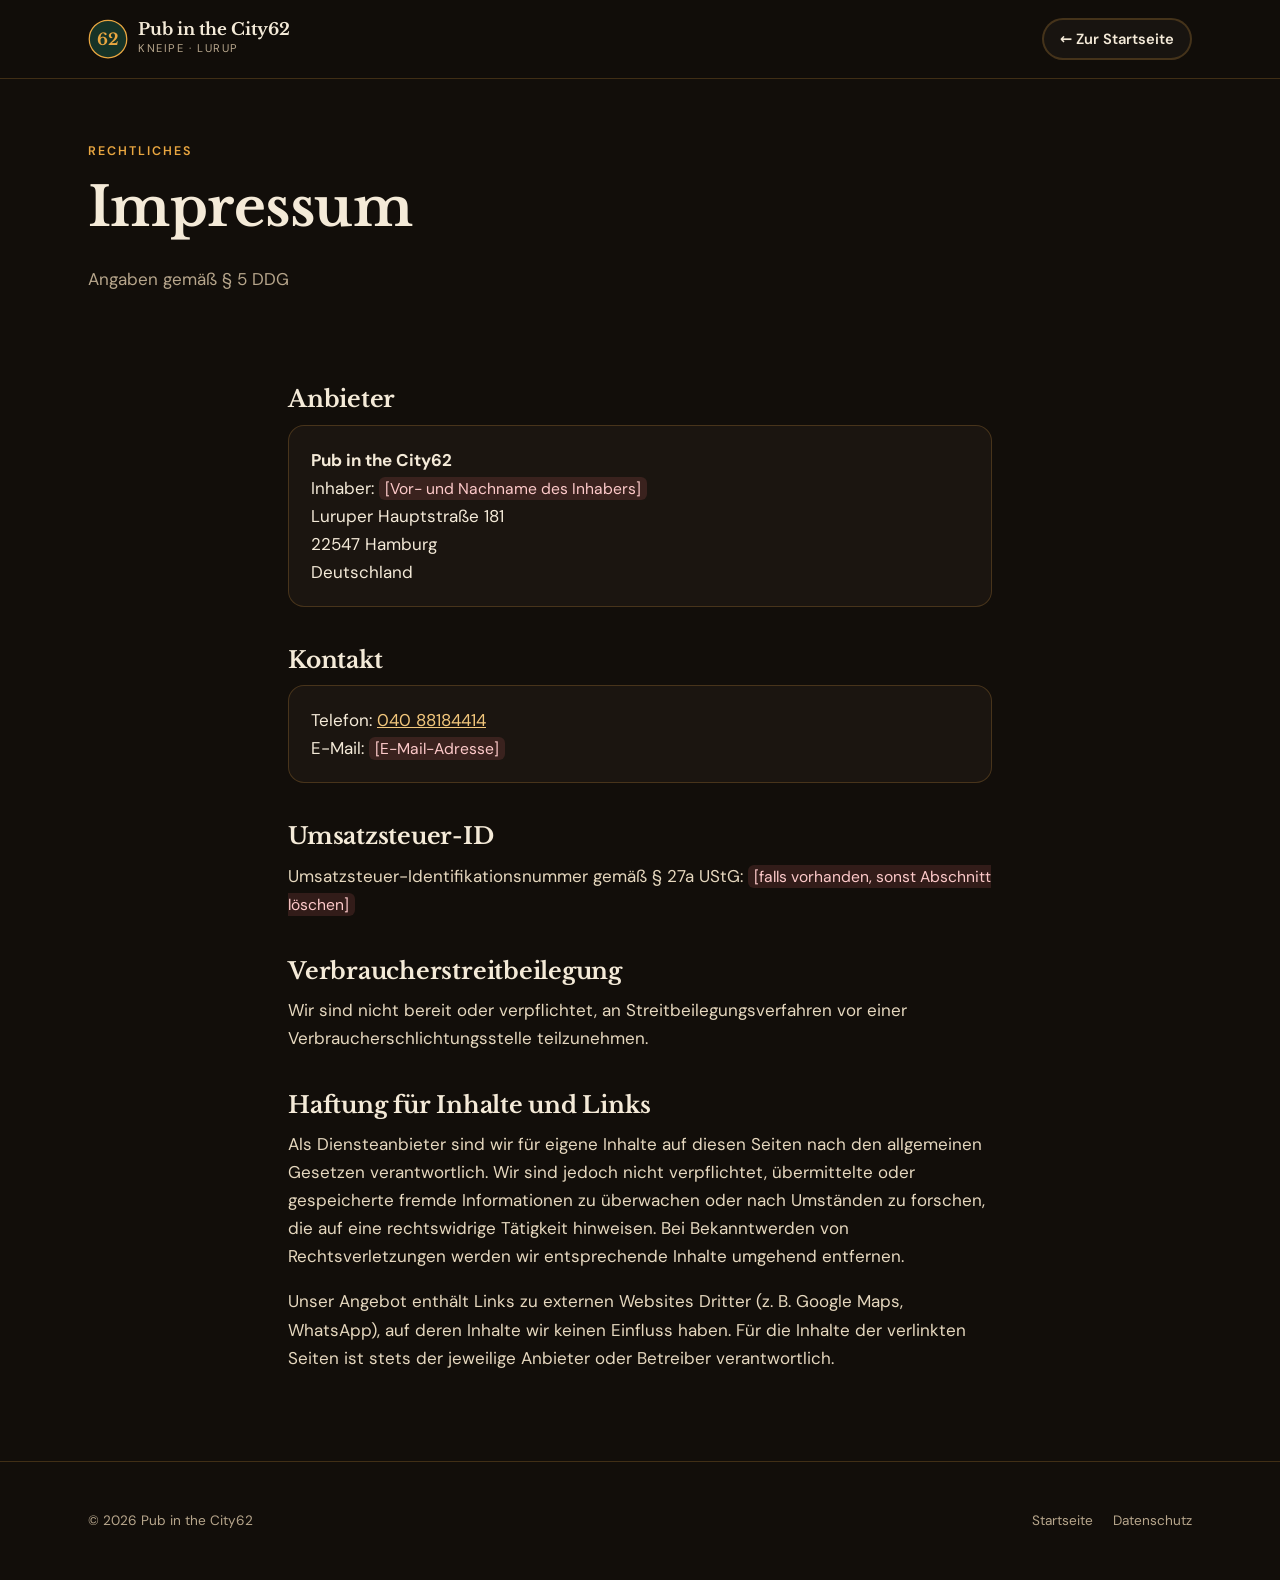
<file: impressum.html>
<!DOCTYPE html>
<html lang="de">
<head>
<meta charset="UTF-8">
<meta name="viewport" content="width=device-width, initial-scale=1.0">
<title>Impressum – Pub in the City62</title>
<meta name="robots" content="noindex, follow">
<meta name="theme-color" content="#120e0a">
<link rel="icon" href="data:image/svg+xml,%3Csvg xmlns='http://www.w3.org/2000/svg' viewBox='0 0 64 64'%3E%3Crect width='64' height='64' rx='14' fill='%23163327'/%3E%3Ctext x='32' y='44' font-family='Georgia,serif' font-weight='700' font-size='30' fill='%23e9a640' text-anchor='middle'%3E62%3C/text%3E%3C/svg%3E">
<link rel="stylesheet" href="fonts/fonts.css">
<link rel="stylesheet" href="style.css">
</head>
<body>
<header id="header" class="scrolled">
  <div class="container nav">
    <a href="index.html" class="logo" aria-label="Pub in the City62 – Startseite">
      <svg class="logo-mark" viewBox="0 0 64 64" aria-hidden="true"><circle cx="32" cy="32" r="30" fill="#163327" stroke="#e9a640" stroke-width="2"/><text x="32" y="42" font-family="Libre Baskerville,Georgia,serif" font-weight="700" font-size="26" fill="#e9a640" text-anchor="middle">62</text></svg>
      <span><b>Pub in the City62</b><small>Kneipe · Lurup</small></span>
    </a>
    <a href="index.html" class="btn btn-line nav-call">← Zur Startseite</a>
  </div>
</header>

<main>
  <section class="legal-hero">
    <div class="container">
      <span class="eyebrow">Rechtliches</span>
      <h1>Impressum</h1>
      <p>Angaben gemäß § 5 DDG</p>
    </div>
  </section>

  <section class="legal">
    <div class="container legal-body">
      <h2>Anbieter</h2>
      <div class="box">
        <strong>Pub in the City62</strong><br>
        Inhaber: <span class="todo">[Vor- und Nachname des Inhabers]</span><br>
        Luruper Hauptstraße 181<br>
        22547 Hamburg<br>
        Deutschland
      </div>

      <h2>Kontakt</h2>
      <div class="box">
        Telefon: <a href="tel:+494088184414">040 88184414</a><br>
        E-Mail: <span class="todo">[E-Mail-Adresse]</span>
      </div>

      <h2>Umsatzsteuer-ID</h2>
      <p>Umsatzsteuer-Identifikationsnummer gemäß § 27a UStG: <span class="todo">[falls vorhanden, sonst Abschnitt löschen]</span></p>

      <h2>Verbraucher­streit­beilegung</h2>
      <p>Wir sind nicht bereit oder verpflichtet, an Streitbeilegungsverfahren vor einer Verbraucherschlichtungsstelle teilzunehmen.</p>

      <h2>Haftung für Inhalte und Links</h2>
      <p>Als Diensteanbieter sind wir für eigene Inhalte auf diesen Seiten nach den allgemeinen Gesetzen verantwortlich. Wir sind jedoch nicht verpflichtet, übermittelte oder gespeicherte fremde Informationen zu überwachen oder nach Umständen zu forschen, die auf eine rechtswidrige Tätigkeit hinweisen. Bei Bekanntwerden von Rechtsverletzungen werden wir entsprechende Inhalte umgehend entfernen.</p>
      <p>Unser Angebot enthält Links zu externen Websites Dritter (z. B. Google Maps, WhatsApp), auf deren Inhalte wir keinen Einfluss haben. Für die Inhalte der verlinkten Seiten ist stets der jeweilige Anbieter oder Betreiber verantwortlich.</p>
    </div>
  </section>
</main>

<footer>
  <div class="container">
    <div class="foot-bottom" style="margin-top:0;border-top:0;padding-top:0">
      <span>© <span id="year">2026</span> Pub in the City62</span>
      <nav><a href="index.html">Startseite</a><a href="datenschutz.html">Datenschutz</a></nav>
    </div>
  </div>
</footer>
<script>document.getElementById('year').textContent = new Date().getFullYear();</script>
</body>
</html>
</file>
<file: fonts/fonts.css>
/* Lokal gehostete Schriften (DSGVO-konform, kein Google-Fonts-Request) */
@font-face{font-family:"DM Sans";font-style:normal;font-weight:300 700;font-display:swap;src:url(dm-sans.woff2) format("woff2")}
@font-face{font-family:"DM Sans";font-style:italic;font-weight:300 700;font-display:swap;src:url(dm-sans-italic.woff2) format("woff2")}
@font-face{font-family:"Libre Baskerville";font-style:normal;font-weight:400 700;font-display:swap;src:url(libre-baskerville.woff2) format("woff2")}
@font-face{font-family:"Libre Baskerville";font-style:italic;font-weight:400;font-display:swap;src:url(libre-baskerville-italic.woff2) format("woff2")}
</file>
<file: style.css>
/* ===== Pub in the City62 – Mobile first ===== */
:root{
  --ink:#120e0a;        /* dunkles Holz */
  --ink-2:#1b1510;
  --ink-3:#251c15;
  --green:#163327;      /* Pub-Grün */
  --green-2:#1e4535;
  --amber:#e9a640;      /* Bier / Messing */
  --amber-soft:#f3c77c;
  --cream:#f4ead8;
  --cream-2:#e6d8bf;
  --muted:#b7a68c;
  --line:rgba(233,166,64,.22);
  --wa:#25d366;
  --radius:16px;
  --serif:"Libre Baskerville",Georgia,serif;
  --sans:"DM Sans",system-ui,-apple-system,"Segoe UI",sans-serif;
}
*,*::before,*::after{box-sizing:border-box}
html{scroll-behavior:smooth;scroll-padding-top:76px;-webkit-text-size-adjust:100%}
body{margin:0;background:var(--ink);color:var(--cream);font-family:var(--sans);font-size:1.0625rem;line-height:1.65;overflow-x:hidden}
img{max-width:100%;display:block}
a{color:inherit}
h1,h2,h3,h4{font-family:var(--serif);font-weight:700;line-height:1.15;margin:0 0 .5em;letter-spacing:-.01em}
h2{font-size:clamp(1.75rem,6vw,2.75rem)}
h2 em,h1 em{font-style:italic;font-weight:400;color:var(--amber)}
p{margin:0 0 1em}
.container{width:100%;max-width:1160px;margin:0 auto;padding:0 16px}
.eyebrow{display:inline-block;font-size:.78rem;font-weight:600;letter-spacing:.16em;text-transform:uppercase;color:var(--amber);margin-bottom:14px}
.eyebrow.center{display:block;text-align:center}
.section{padding:72px 0}

/* ----- Buttons ----- */
.btn{display:inline-flex;align-items:center;justify-content:center;gap:10px;min-height:52px;padding:0 22px;border-radius:999px;font-weight:600;font-size:1rem;text-decoration:none;border:2px solid transparent;transition:transform .15s,background .2s,border-color .2s,color .2s;cursor:pointer;white-space:nowrap}
.btn:active{transform:scale(.97)}
.btn svg{width:20px;height:20px;flex:none}
.btn-amber{background:var(--amber);color:var(--ink)}
.btn-amber:hover{background:var(--amber-soft)}
.btn-line{border-color:var(--line);color:var(--cream);background:rgba(255,255,255,.03)}
.btn-line:hover{border-color:var(--amber);color:var(--amber)}
.btn-wa{background:var(--wa);color:#06260f}
.btn-wa:hover{filter:brightness(1.08)}
.btn-green{background:var(--green-2);color:var(--cream);border-color:rgba(255,255,255,.08)}
.btn-green:hover{background:var(--green)}

/* ----- Header ----- */
#header{position:sticky;top:0;z-index:50;background:rgba(18,14,10,.96);border-bottom:1px solid transparent;transition:border-color .2s}
#header.scrolled{border-bottom-color:var(--line)}
.nav{display:flex;align-items:center;justify-content:space-between;gap:16px;height:68px}
.logo{display:flex;align-items:center;gap:10px;text-decoration:none}
.logo-mark{width:40px;height:40px;flex:none}
.logo b{display:block;font-family:var(--serif);font-size:1.05rem;line-height:1.1}
.logo small{display:block;font-size:.7rem;letter-spacing:.14em;text-transform:uppercase;color:var(--muted)}
.nav ul{display:none;list-style:none;margin:0;padding:0;gap:28px}
.nav ul a{text-decoration:none;font-size:.95rem;color:var(--cream-2)}
.nav ul a:hover{color:var(--amber)}
.nav-call{min-height:42px;padding:0 16px;font-size:.92rem}
.nav-call span{display:none}
.burger{width:44px;height:44px;border:0;background:transparent;display:flex;flex-direction:column;justify-content:center;gap:6px;padding:10px;cursor:pointer}
.burger span{display:block;height:2px;background:var(--cream);border-radius:2px;transition:transform .25s,opacity .2s}
.burger[aria-expanded="true"] span:nth-child(1){transform:translateY(8px) rotate(45deg)}
.burger[aria-expanded="true"] span:nth-child(2){opacity:0}
.burger[aria-expanded="true"] span:nth-child(3){transform:translateY(-8px) rotate(-45deg)}
.nav-right{display:flex;align-items:center;gap:6px}
.mobile-menu{position:fixed;inset:68px 0 0 0;background:var(--ink);padding:28px 16px;display:flex;flex-direction:column;gap:6px;transform:translateX(100%);transition:transform .3s ease;z-index:49}
.mobile-menu.open{transform:none}
.mobile-menu a:not(.btn){font-family:var(--serif);font-size:1.6rem;text-decoration:none;padding:12px 0;border-bottom:1px solid var(--line)}
.mobile-menu .btn{margin-top:18px}

/* ----- Hero ----- */
.hero{position:relative;padding:28px 0 56px;background:
  radial-gradient(ellipse 80% 55% at 50% 0%,rgba(233,166,64,.20),transparent 70%),
  radial-gradient(ellipse 60% 50% at 100% 100%,rgba(30,69,53,.55),transparent 70%),
  var(--ink);overflow:hidden}
.hero-grid{display:grid;gap:28px;align-items:center}
.status{display:inline-flex;align-items:center;gap:10px;padding:8px 14px;border-radius:999px;background:rgba(255,255,255,.05);border:1px solid var(--line);font-size:.9rem;font-weight:500;margin-bottom:18px}
.status .dot{width:10px;height:10px;border-radius:50%;background:var(--muted);flex:none}
.status.open .dot{background:#4ade80;box-shadow:0 0 0 0 rgba(74,222,128,.6);animation:pulse 2s infinite}
.status.closed .dot{background:#f87171}
@keyframes pulse{70%{box-shadow:0 0 0 10px rgba(74,222,128,0)}100%{box-shadow:0 0 0 0 rgba(74,222,128,0)}}
.hero h1{font-size:clamp(2.3rem,10vw,4.4rem);margin-bottom:16px}
.hero .lead{font-size:1.12rem;color:var(--cream-2);max-width:34em}
.quick{display:grid;grid-template-columns:1fr 1fr;gap:10px;margin:26px 0 22px}
.quick .btn{width:100%}
.quick .btn-amber{grid-column:1/-1;min-height:58px;font-size:1.08rem}
.rating{display:inline-flex;align-items:center;gap:14px;text-decoration:none;padding:10px 0}
.rating .score{font-family:var(--serif);font-size:2.2rem;font-weight:700;color:var(--amber);line-height:1}
.rating .stars{color:var(--amber);letter-spacing:2px}
.rating .sub{font-size:.85rem;color:var(--muted)}
.hero-visual{display:flex;justify-content:center}
.sign{width:min(86vw,420px);height:auto;filter:drop-shadow(0 30px 60px rgba(0,0,0,.55))}
.sign .glow{animation:flicker 6s infinite}
@keyframes flicker{0%,92%,100%{opacity:1}93%{opacity:.55}94%{opacity:1}96%{opacity:.7}}

/* ----- Band ----- */
.band{background:var(--amber);color:var(--ink);overflow:hidden;padding:14px 0;font-family:var(--serif);font-style:italic;font-size:1.1rem}
.band-track{display:flex;gap:28px;width:max-content;animation:marquee 32s linear infinite}
.band-track span{white-space:nowrap}
@keyframes marquee{to{transform:translateX(-50%)}}

/* ----- About ----- */
.about-grid{display:grid;gap:36px}
.about-text p{color:var(--cream-2)}
.facts{display:grid;grid-template-columns:repeat(3,1fr);gap:12px;margin-top:26px}
.facts div{border:1px solid var(--line);border-radius:var(--radius);padding:16px 12px;text-align:center;background:rgba(255,255,255,.02)}
.facts strong{display:block;font-family:var(--serif);font-size:1.5rem;color:var(--amber);line-height:1.2}
.facts span{font-size:.8rem;color:var(--muted);line-height:1.3;display:block;margin-top:4px}
.quote-big{font-family:var(--serif);font-style:italic;font-size:clamp(1.4rem,5vw,2rem);line-height:1.35;color:var(--cream);border-left:3px solid var(--amber);padding-left:20px;margin:0}
.quote-big cite{display:block;margin-top:14px;font-family:var(--sans);font-style:normal;font-size:.85rem;color:var(--muted)}

/* ----- Features ----- */
.features{background:var(--ink-2);border-top:1px solid var(--line);border-bottom:1px solid var(--line)}
.section-head{max-width:640px;margin-bottom:36px}
.section-head p{color:var(--cream-2)}
.cards{display:grid;gap:14px}
.card{background:var(--ink-3);border:1px solid rgba(255,255,255,.06);border-radius:20px;padding:26px 22px;position:relative;overflow:hidden}
.card .ico{width:52px;height:52px;border-radius:14px;background:rgba(233,166,64,.12);color:var(--amber);display:grid;place-items:center;margin-bottom:18px}
.card .ico svg{width:28px;height:28px}
.card h3{font-size:1.3rem}
.card p{color:var(--cream-2);margin:0;font-size:.98rem}
.card.wide{background:linear-gradient(135deg,var(--green) 0%,var(--green-2) 100%);border-color:transparent}
.card.wide .ico{background:rgba(244,234,216,.12);color:var(--cream)}

/* ----- Party ----- */
.party-box{display:grid;gap:26px;background:linear-gradient(160deg,var(--green-2),var(--green));border-radius:24px;padding:34px 22px;position:relative;overflow:hidden}
.party-box::after{content:"62";position:absolute;right:-20px;bottom:-60px;font-family:var(--serif);font-size:14rem;font-weight:700;color:rgba(244,234,216,.05);line-height:1;pointer-events:none}
.party-box p{color:var(--cream-2)}
.occasions{display:flex;flex-wrap:wrap;gap:8px;margin:6px 0 4px;padding:0;list-style:none}
.occasions li{padding:8px 14px;border-radius:999px;background:rgba(18,14,10,.35);font-size:.92rem}
.party-actions{display:flex;flex-direction:column;gap:10px;position:relative;z-index:1}

/* ----- Reviews ----- */
.reviews{text-align:center}
.reviews .big{font-family:var(--serif);font-size:4.5rem;font-weight:700;color:var(--amber);line-height:1}
.reviews .stars{color:var(--amber);font-size:1.4rem;letter-spacing:4px;margin:6px 0}
.reviews .count{color:var(--muted)}
.quotes{display:grid;gap:14px;margin:36px 0 28px;text-align:left}
.quote-card{background:var(--ink-2);border:1px solid var(--line);border-radius:20px;padding:24px 22px}
.quote-card p{font-family:var(--serif);font-style:italic;font-size:1.1rem;line-height:1.5}
.quote-card span{font-size:.82rem;color:var(--muted)}
.quote-card .s{color:var(--amber);letter-spacing:2px;font-size:.9rem;display:block;margin-bottom:10px}

/* ----- Visit ----- */
.visit{background:var(--ink-2);border-top:1px solid var(--line)}
.visit-grid{display:grid;gap:22px}
.panel{background:var(--ink-3);border:1px solid rgba(255,255,255,.06);border-radius:22px;padding:26px 22px}
.panel h3{font-size:1.35rem;margin-bottom:16px}
.hours{list-style:none;margin:0;padding:0}
.hours li{display:flex;justify-content:space-between;gap:12px;padding:11px 12px;border-radius:10px;font-variant-numeric:tabular-nums}
.hours li:nth-child(odd){background:rgba(255,255,255,.025)}
.hours li.today{background:rgba(233,166,64,.14);color:var(--amber-soft);font-weight:600}
.hours li.today span:first-child::after{content:" · heute";font-weight:400;font-size:.85rem;opacity:.8}
.hours-note{font-size:.88rem;color:var(--muted);margin:14px 0 0}
.addr{font-size:1.15rem;margin-bottom:20px}
.addr strong{font-family:var(--serif)}
.contact-actions{display:grid;gap:10px}
.access{display:flex;align-items:center;gap:10px;margin-top:18px;font-size:.92rem;color:var(--cream-2)}
.access svg{width:22px;height:22px;color:var(--amber);flex:none}

/* ----- Footer ----- */
footer{padding:48px 0 120px;border-top:1px solid var(--line);font-size:.95rem;color:var(--cream-2)}
.foot-grid{display:grid;gap:28px}
footer h4{font-family:var(--sans);font-size:.78rem;letter-spacing:.16em;text-transform:uppercase;color:var(--amber);margin-bottom:12px}
footer ul{list-style:none;margin:0;padding:0}
footer li{margin-bottom:6px}
footer a{text-decoration:none}
footer a:hover{color:var(--amber)}
.foot-bottom{display:flex;flex-direction:column;gap:12px;margin-top:36px;padding-top:22px;border-top:1px solid rgba(255,255,255,.06);font-size:.85rem;color:var(--muted)}
.foot-bottom nav{display:flex;gap:20px}

/* ----- Sticky Aktionsleiste (mobil) ----- */
.sticky-cta{position:fixed;left:0;right:0;bottom:0;z-index:40;display:grid;grid-template-columns:repeat(3,1fr);gap:8px;padding:10px 12px calc(10px + env(safe-area-inset-bottom));background:rgba(18,14,10,.97);border-top:1px solid var(--line);transform:translateY(110%);transition:transform .3s}
.sticky-cta.show{transform:none}
.sticky-cta .btn{min-height:48px;padding:0 8px;font-size:.88rem;gap:6px}
.sticky-cta .btn svg{width:18px;height:18px}

/* ----- Reveal ----- */
.reveal{opacity:1;transform:none}
body:not(.no-js) .reveal{opacity:0;transform:translateY(24px);transition:opacity .7s ease,transform .7s ease}
body:not(.no-js) .reveal.in{opacity:1;transform:none}
@media (prefers-reduced-motion:reduce){
  *{animation:none!important;transition:none!important}
  body:not(.no-js) .reveal{opacity:1;transform:none}
}

/* ----- Rechtliche Seiten ----- */
.legal-hero{padding:56px 0 24px}
.legal-hero h1{font-size:clamp(2.2rem,8vw,3.4rem)}
.legal-hero p{color:var(--muted)}
.legal{padding:12px 0 72px}
.legal-body{max-width:760px}
.legal-body h2{font-size:1.45rem;margin-top:40px}
.legal-body h3{font-size:1.1rem;margin-top:26px}
.legal-body p,.legal-body li{color:var(--cream-2)}
.legal-body a{color:var(--amber-soft)}
.legal-body .box{background:var(--ink-2);border:1px solid var(--line);border-radius:16px;padding:20px 22px;margin-bottom:14px}
.todo{background:rgba(248,113,113,.14);color:#fecaca;padding:1px 6px;border-radius:6px;font-size:.92em}

/* ===== Tablet ===== */
@media (min-width:640px){
  .container{padding:0 28px}
  .quick{grid-template-columns:1.3fr 1fr 1fr}
  .quick .btn-amber{grid-column:auto}
  .cards{grid-template-columns:1fr 1fr}
  .card.wide{grid-column:1/-1}
  .quotes{grid-template-columns:repeat(3,1fr)}
  .party-actions{flex-direction:row;flex-wrap:wrap}
  .contact-actions{grid-template-columns:1fr 1fr}
  .contact-actions .btn-amber{grid-column:1/-1}
  .foot-grid{grid-template-columns:1.4fr 1fr 1fr}
  .foot-bottom{flex-direction:row;justify-content:space-between}
  .nav-call span{display:inline}
}

/* ===== Desktop ===== */
@media (min-width:960px){
  .section{padding:110px 0}
  .nav{height:78px}
  .nav ul{display:flex}
  .burger,.mobile-menu{display:none}
  .hero{padding:60px 0 100px}
  .hero-grid{grid-template-columns:1.15fr .85fr;gap:60px}
  .about-grid{grid-template-columns:1fr 1fr;gap:80px;align-items:center}
  .cards{grid-template-columns:repeat(3,1fr)}
  .card.wide{grid-column:span 1}
  .party-box{grid-template-columns:1.3fr 1fr;align-items:center;padding:56px}
  .party-actions{flex-direction:column}
  .visit-grid{grid-template-columns:1fr 1fr}
  .sticky-cta{display:none}
  footer{padding-bottom:48px}
}
</file>
